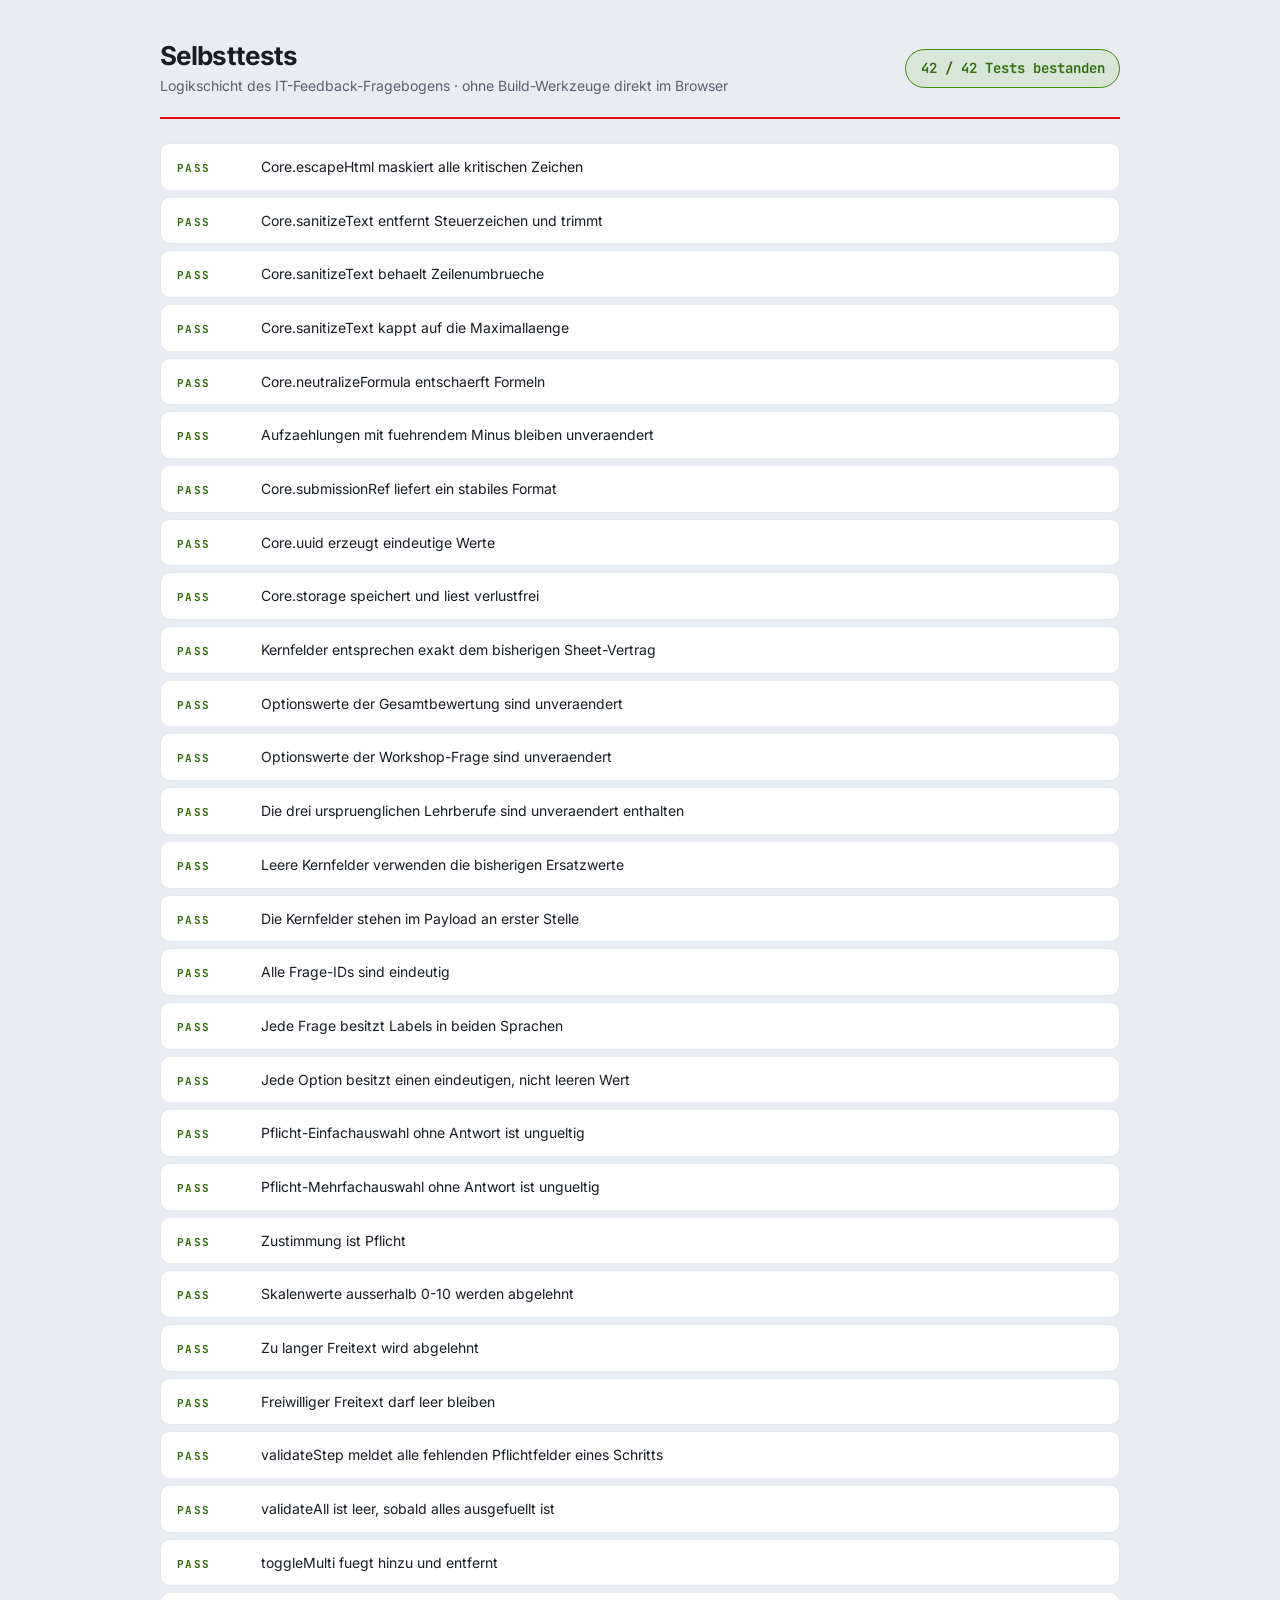
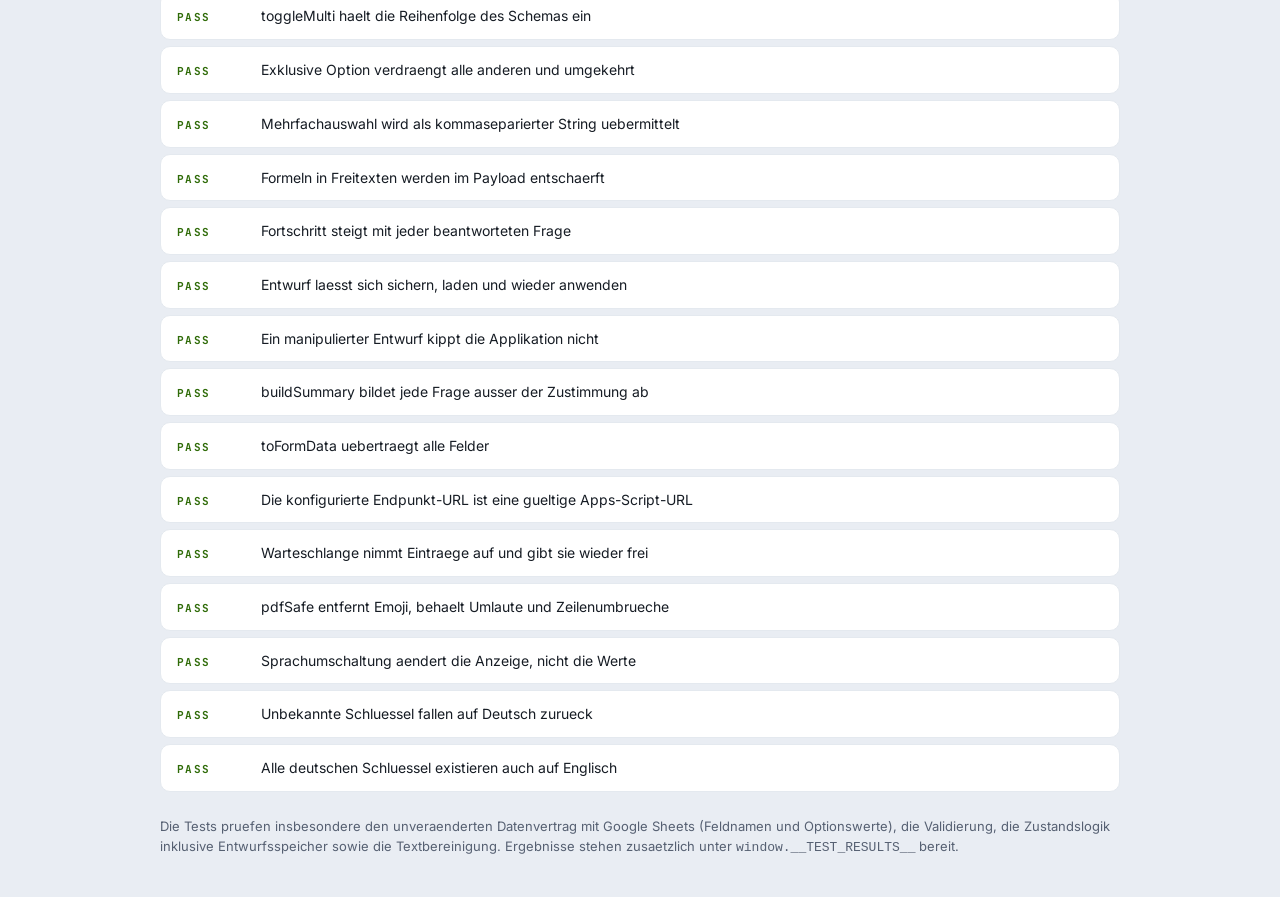
<file: tests/index.html>
<!DOCTYPE html>
<html lang="de-CH" data-theme="light">
<head>
  <meta charset="utf-8" />
  <meta name="viewport" content="width=device-width, initial-scale=1" />
  <title>Selbsttests · Bell IT Feedback</title>
  <meta name="robots" content="noindex" />

  <link rel="stylesheet" href="../assets/css/fonts.css" />
  <link rel="stylesheet" href="../assets/css/tokens.css" />
  <link rel="stylesheet" href="../assets/css/base.css" />

  <style>
    body {
      display: block;
      padding: var(--space-8) var(--space-5);
      background: var(--canvas);
    }
    .wrap { max-width: 60rem; margin: 0 auto; }

    header {
      display: flex;
      align-items: center;
      justify-content: space-between;
      gap: var(--space-4);
      flex-wrap: wrap;
      padding-bottom: var(--space-5);
      border-bottom: 2px solid var(--accent);
      margin-bottom: var(--space-6);
    }
    h1 { font-size: var(--fs-2xl); letter-spacing: -0.025em; }
    .sub { color: var(--text-muted); font-size: var(--fs-sm); margin-top: var(--space-1); }

    .summary {
      font-family: var(--font-mono);
      font-size: var(--fs-sm);
      font-weight: 600;
      padding: 0.5rem 0.9rem;
      border-radius: var(--radius-pill);
      border: 1px solid var(--border);
    }
    .summary--ok { background: var(--success-soft); color: var(--success-text); border-color: var(--success); }
    .summary--fail { background: var(--signal-danger-050); color: var(--signal-danger-500); border-color: var(--signal-danger-500); }

    .result {
      display: grid;
      grid-template-columns: 4.5rem minmax(0, 1fr);
      gap: var(--space-3);
      align-items: baseline;
      padding: var(--space-3) var(--space-4);
      border: 1px solid var(--border-subtle);
      border-radius: var(--radius-md);
      background: var(--surface);
      margin-bottom: 6px;
      font-size: var(--fs-sm);
    }
    .result--fail { border-color: var(--signal-danger-500); background: var(--signal-danger-050); }
    .result__badge {
      font-family: var(--font-mono);
      font-size: var(--fs-3xs);
      font-weight: 700;
      letter-spacing: var(--tracking-caps);
      color: var(--success-text);
    }
    .result--fail .result__badge { color: var(--signal-danger-500); }
    .result__msg {
      grid-column: 2;
      display: block;
      font-family: var(--font-mono);
      font-size: var(--fs-2xs);
      color: var(--signal-danger-500);
      margin-top: 0.35rem;
      white-space: pre-wrap;
    }
    .note {
      margin-top: var(--space-6);
      font-size: var(--fs-xs);
      color: var(--text-muted);
    }
  </style>
</head>
<body>
  <div class="wrap">
    <header>
      <div>
        <h1>Selbsttests</h1>
        <p class="sub">Logikschicht des IT-Feedback-Fragebogens · ohne Build-Werkzeuge direkt im Browser</p>
      </div>
      <span class="summary" id="summary">läuft …</span>
    </header>

    <ul id="results"></ul>

    <p class="note">
      Die Tests pruefen insbesondere den unveraenderten Datenvertrag mit Google Sheets
      (Feldnamen und Optionswerte), die Validierung, die Zustandslogik inklusive
      Entwurfsspeicher sowie die Textbereinigung. Ergebnisse stehen zusaetzlich unter
      <code>window.__TEST_RESULTS__</code> bereit.
    </p>
  </div>

  <script src="../assets/js/core.js"></script>
  <script src="../assets/js/config.js"></script>
  <script src="../assets/js/i18n.js"></script>
  <script src="../assets/js/schema.js"></script>
  <script src="../assets/js/validation.js"></script>
  <script src="../assets/js/state.js"></script>
  <script src="../assets/js/render.js"></script>
  <script src="../assets/js/transport.js"></script>
  <script src="../assets/js/export.js"></script>
  <script src="tests.js"></script>
</body>
</html>
</file>
<file: assets/css/fonts.css>
/* =============================================================================
   fonts.css — lokal gehostete Schriften
   -----------------------------------------------------------------------------
   Inter (UI) und JetBrains Mono (technische Angaben) liegen als woff2 im
   Repository. Damit stellt die Seite keine Anfragen an Dritte (Datenschutz)
   und rendert auch in abgeschotteten Firmennetzen und offline korrekt.

   Quelle: Google Fonts, Lizenz SIL Open Font License 1.1 (siehe LICENSE-Hinweis
   in assets/fonts/README.txt). Nur die Subsets latin und latin-ext.
============================================================================= */

/* latin-ext */
@font-face {
  font-family: 'Inter';
  font-style: normal;
  font-weight: 300 800;
  font-display: swap;
  src: url(../fonts/inter-latin-ext.woff2) format('woff2');
  unicode-range: U+0100-02BA, U+02BD-02C5, U+02C7-02CC, U+02CE-02D7, U+02DD-02FF, U+0304, U+0308, U+0329, U+1D00-1DBF, U+1E00-1E9F, U+1EF2-1EFF, U+2020, U+20A0-20AB, U+20AD-20C0, U+2113, U+2C60-2C7F, U+A720-A7FF;
}

/* latin */
@font-face {
  font-family: 'Inter';
  font-style: normal;
  font-weight: 300 800;
  font-display: swap;
  src: url(../fonts/inter-latin.woff2) format('woff2');
  unicode-range: U+0000-00FF, U+0131, U+0152-0153, U+02BB-02BC, U+02C6, U+02DA, U+02DC, U+0304, U+0308, U+0329, U+2000-206F, U+20AC, U+2122, U+2191, U+2193, U+2212, U+2215, U+FEFF, U+FFFD;
}

/* latin-ext */
@font-face {
  font-family: 'JetBrains Mono';
  font-style: normal;
  font-weight: 400 700;
  font-display: swap;
  src: url(../fonts/jetbrains-mono-latin-ext.woff2) format('woff2');
  unicode-range: U+0100-02BA, U+02BD-02C5, U+02C7-02CC, U+02CE-02D7, U+02DD-02FF, U+0304, U+0308, U+0329, U+1D00-1DBF, U+1E00-1E9F, U+1EF2-1EFF, U+2020, U+20A0-20AB, U+20AD-20C0, U+2113, U+2C60-2C7F, U+A720-A7FF;
}

/* latin */
@font-face {
  font-family: 'JetBrains Mono';
  font-style: normal;
  font-weight: 400 700;
  font-display: swap;
  src: url(../fonts/jetbrains-mono-latin.woff2) format('woff2');
  unicode-range: U+0000-00FF, U+0131, U+0152-0153, U+02BB-02BC, U+02C6, U+02DA, U+02DC, U+0304, U+0308, U+0329, U+2000-206F, U+20AC, U+2122, U+2191, U+2193, U+2212, U+2215, U+FEFF, U+FFFD;
}
</file>
<file: assets/css/tokens.css>
/* =============================================================================
   Bell IT · Feedback Platform — Design Tokens
   -----------------------------------------------------------------------------
   Einzige Quelle der Wahrheit fuer Farben, Typografie, Abstaende, Radien,
   Schatten und Bewegung. Komponenten greifen ausschliesslich auf Tokens zu –
   niemals auf Rohwerte.

   Farbherkunft: direkt aus dem Bell-Logo abgetastet
     Logo-Rot   #FE0000  ->  --brand-red-400
     Logo-Gruen #51B401  ->  --brand-green-500
   Fuer Text-/UI-Kontraste (WCAG 2.1 AA) werden abgedunkelte Varianten genutzt.
============================================================================= */

:root {
  color-scheme: light dark;

  /* ---------------------------------------------------------------- Marke */
  --brand-red-400: #fe0000;   /* Logo-Rot, nur fuer Verlaeufe/Glows        */
  --brand-red-500: #e30613;   /* Primaeres UI-Rot, AA auf Weiss (4.9:1)    */
  --brand-red-600: #c1050f;   /* Hover / gedrueckt                          */
  --brand-red-700: #97030c;   /* Aktiv / Text auf hellen Flaechen           */

  --brand-green-400: #6fd31a;
  --brand-green-500: #51b401; /* Logo-Gruen                                 */
  --brand-green-600: #3e8c01;
  --brand-green-700: #2f6b08; /* AA auf Weiss (6.5:1)                       */

  /* Neutrale Graustufen (kuehl, leicht blaustichig = technisch) */
  --grey-0:   #ffffff;
  --grey-25:  #fafbfc;
  --grey-50:  #f4f6f9;
  --grey-100: #eef1f5;
  --grey-150: #e4e9ef;
  --grey-200: #dce3eb;
  --grey-300: #c7d1dc;
  --grey-400: #a4b1c0;
  --grey-500: #7b8798;
  --grey-600: #566072;
  --grey-700: #3b4453;
  --grey-800: #232b36;
  --grey-900: #161c24;
  --grey-950: #0b0e12;

  /* Signalfarben (bewusst NICHT das Markenrot, um Verwechslung zu vermeiden) */
  --signal-amber-500: #d97706;
  --signal-amber-050: #fff7ed;
  --signal-danger-500: #d12118;
  --signal-danger-050: #fef2f2;
  --signal-success-500: var(--brand-green-600);
  --signal-success-050: #f2fbe9;

  /* ------------------------------------------------------- Semantik: hell */
  --canvas:            #e9edf3;
  --canvas-grid:       rgba(35, 43, 54, 0.055);
  --surface:           var(--grey-0);
  --surface-raised:    var(--grey-0);
  --surface-sunken:    var(--grey-50);
  --surface-muted:     var(--grey-100);
  --surface-inverse:   var(--grey-950);
  --surface-overlay:   rgba(255, 255, 255, 0.86);

  --border:            var(--grey-200);
  --border-strong:     var(--grey-300);
  --border-subtle:     var(--grey-150);

  --text:              var(--grey-900);
  --text-muted:        var(--grey-600);
  --text-subtle:       #6b7787;  /* AA auf Weiss: 4.55:1 */
  --text-inverse:      var(--grey-0);
  --text-brand:        var(--brand-red-500);
  --text-success:      var(--brand-green-700);

  --accent:            var(--brand-red-500);
  --accent-hover:      var(--brand-red-600);
  --accent-contrast:   #ffffff;
  --accent-soft:       rgba(227, 6, 19, 0.08);
  --accent-soft-hover: rgba(227, 6, 19, 0.13);
  --accent-ring:       rgba(227, 6, 19, 0.22);

  --success:           var(--brand-green-600);
  --success-soft:      rgba(81, 180, 1, 0.12);
  --success-text:      var(--brand-green-700);

  --focus-ring:        rgba(227, 6, 19, 0.35);
  --focus-ring-width:  3px;

  /* Rail: in beiden Themes dunkel – der Marken-Anker der Applikation */
  --rail-bg:           #0d1116;
  --rail-bg-2:         #151b22;
  --rail-border:       rgba(255, 255, 255, 0.09);
  --rail-text:         #e9eef4;
  --rail-text-muted:   #93a1b1;

  /* Terminal / Log-Konsole */
  --term-bg:           #0c1015;
  --term-border:       rgba(255, 255, 255, 0.1);
  --term-text:         #cfd8e3;
  --term-dim:          #6c7a89;
  --term-green:        #7fdc36;
  --term-red:          #ff6a60;
  --term-amber:        #f0b429;
  --term-cyan:         #55c7d6;

  /* ------------------------------------------------------------ Typografie */
  --font-sans: 'Inter', -apple-system, BlinkMacSystemFont, 'Segoe UI', Roboto,
               'Helvetica Neue', Arial, 'Noto Sans', sans-serif;
  --font-mono: 'JetBrains Mono', ui-monospace, SFMono-Regular, 'SF Mono',
               Menlo, Consolas, 'Liberation Mono', monospace;

  --fs-3xs: 0.6875rem; /* 11 */
  --fs-2xs: 0.75rem;   /* 12 */
  --fs-xs:  0.8125rem; /* 13 */
  --fs-sm:  0.875rem;  /* 14 */
  --fs-md:  0.9375rem; /* 15 */
  --fs-base:1rem;      /* 16 */
  --fs-lg:  1.125rem;  /* 18 */
  --fs-xl:  1.3125rem; /* 21 */
  --fs-2xl: 1.625rem;  /* 26 */
  --fs-3xl: 2rem;      /* 32 */

  --lh-tight: 1.2;
  --lh-snug:  1.35;
  --lh-base:  1.55;

  --tracking-caps: 0.12em;
  --tracking-mono: 0.02em;

  /* --------------------------------------------------------------- Raster */
  --space-1: 0.25rem;
  --space-2: 0.5rem;
  --space-3: 0.75rem;
  --space-4: 1rem;
  --space-5: 1.25rem;
  --space-6: 1.5rem;
  --space-7: 2rem;
  --space-8: 2.5rem;
  --space-9: 3rem;
  --space-10: 4rem;

  --radius-xs: 4px;
  --radius-sm: 7px;
  --radius-md: 10px;
  --radius-lg: 14px;
  --radius-xl: 20px;
  --radius-pill: 999px;

  /* -------------------------------------------------------------- Schatten */
  --shadow-xs: 0 1px 2px rgba(16, 24, 32, 0.06);
  --shadow-sm: 0 1px 3px rgba(16, 24, 32, 0.08), 0 1px 2px rgba(16, 24, 32, 0.04);
  --shadow-md: 0 6px 16px -4px rgba(16, 24, 32, 0.12), 0 2px 6px -2px rgba(16, 24, 32, 0.07);
  --shadow-lg: 0 18px 40px -12px rgba(16, 24, 32, 0.22), 0 6px 14px -6px rgba(16, 24, 32, 0.1);
  --shadow-xl: 0 32px 70px -24px rgba(11, 14, 18, 0.35);
  --shadow-accent: 0 8px 24px -8px rgba(227, 6, 19, 0.45);

  /* -------------------------------------------------------------- Bewegung */
  --ease-out: cubic-bezier(0.22, 1, 0.36, 1);
  --ease-in-out: cubic-bezier(0.65, 0, 0.35, 1);
  --ease-spring: cubic-bezier(0.34, 1.56, 0.64, 1);
  --dur-1: 120ms;
  --dur-2: 180ms;
  --dur-3: 260ms;
  --dur-4: 420ms;

  /* ----------------------------------------------------------------- Layer */
  --z-scene: 0;
  --z-base: 1;
  --z-sticky: 20;
  --z-rail: 30;
  --z-overlay: 60;
  --z-toast: 80;

  --rail-width: 19rem;
  --content-max: 46rem;
}

/* ============================================================ Dunkles Theme */
:root[data-theme='dark'] {
  --canvas:          #070a0d;
  --canvas-grid:     rgba(148, 176, 205, 0.05);
  --surface:         #11161c;
  --surface-raised:  #161d24;
  --surface-sunken:  #0d1218;
  --surface-muted:   #1a222b;
  --surface-inverse: #f4f6f9;
  --surface-overlay: rgba(17, 22, 28, 0.9);

  --border:          #253039;
  --border-strong:   #35434f;
  --border-subtle:   #1c252d;

  --text:            #e6edf3;
  --text-muted:      #a3b1bf;
  --text-subtle:     #7f8d9b;
  --text-inverse:    #0b0e12;
  --text-brand:      #ff5147;
  --text-success:    var(--brand-green-400);

  --accent:            #ec1b26;
  --accent-hover:      #ff3a33;
  --accent-contrast:   #ffffff;
  --accent-soft:       rgba(255, 65, 58, 0.14);
  --accent-soft-hover: rgba(255, 65, 58, 0.2);
  --accent-ring:       rgba(255, 65, 58, 0.3);

  --success:      var(--brand-green-400);
  --success-soft: rgba(111, 211, 26, 0.16);
  --success-text: var(--brand-green-400);

  --signal-amber-050:  rgba(217, 119, 6, 0.14);
  --signal-danger-050: rgba(209, 33, 24, 0.16);
  --signal-danger-500: #ff6a60;
  --signal-amber-500:  #f0b429;
  --signal-success-050: rgba(81, 180, 1, 0.14);

  --focus-ring: rgba(255, 90, 82, 0.45);

  --rail-bg:     #0a0e13;
  --rail-bg-2:   #10161d;
  --rail-border: rgba(255, 255, 255, 0.07);

  --shadow-xs: 0 1px 2px rgba(0, 0, 0, 0.5);
  --shadow-sm: 0 1px 3px rgba(0, 0, 0, 0.55);
  --shadow-md: 0 6px 18px -6px rgba(0, 0, 0, 0.7);
  --shadow-lg: 0 20px 44px -16px rgba(0, 0, 0, 0.8);
  --shadow-xl: 0 34px 80px -28px rgba(0, 0, 0, 0.9);
  --shadow-accent: 0 8px 26px -10px rgba(255, 58, 51, 0.5);
}

/* Systempraeferenz, solange der Nutzer nichts explizit gewaehlt hat */
@media (prefers-color-scheme: dark) {
  :root:not([data-theme='light']) {
    --canvas:          #070a0d;
    --canvas-grid:     rgba(148, 176, 205, 0.05);
    --surface:         #11161c;
    --surface-raised:  #161d24;
    --surface-sunken:  #0d1218;
    --surface-muted:   #1a222b;
    --surface-inverse: #f4f6f9;
    --surface-overlay: rgba(17, 22, 28, 0.9);

    --border:          #253039;
    --border-strong:   #35434f;
    --border-subtle:   #1c252d;

    --text:            #e6edf3;
    --text-muted:      #a3b1bf;
    --text-subtle:     #7f8d9b;
    --text-inverse:    #0b0e12;
    --text-brand:      #ff5147;
    --text-success:    var(--brand-green-400);

    --accent:            #ec1b26;
    --accent-hover:      #ff3a33;
    --accent-soft:       rgba(255, 65, 58, 0.14);
    --accent-soft-hover: rgba(255, 65, 58, 0.2);
    --accent-ring:       rgba(255, 65, 58, 0.3);

    --success:      var(--brand-green-400);
    --success-soft: rgba(111, 211, 26, 0.16);
    --success-text: var(--brand-green-400);

    --signal-amber-050:  rgba(217, 119, 6, 0.14);
    --signal-danger-050: rgba(209, 33, 24, 0.16);
    --signal-danger-500: #ff6a60;
    --signal-amber-500:  #f0b429;
    --signal-success-050: rgba(81, 180, 1, 0.14);

    --focus-ring: rgba(255, 90, 82, 0.45);

    --rail-bg:     #0a0e13;
    --rail-bg-2:   #10161d;
    --rail-border: rgba(255, 255, 255, 0.07);

    --shadow-xs: 0 1px 2px rgba(0, 0, 0, 0.5);
    --shadow-sm: 0 1px 3px rgba(0, 0, 0, 0.55);
    --shadow-md: 0 6px 18px -6px rgba(0, 0, 0, 0.7);
    --shadow-lg: 0 20px 44px -16px rgba(0, 0, 0, 0.8);
    --shadow-xl: 0 34px 80px -28px rgba(0, 0, 0, 0.9);
    --shadow-accent: 0 8px 26px -10px rgba(255, 58, 51, 0.5);
  }
}
</file>
<file: assets/css/base.css>
/* =============================================================================
   Base — Reset, Typografie, Hintergrund-Szene, Utilities
============================================================================= */

*,
*::before,
*::after { box-sizing: border-box; }

html {
  -webkit-text-size-adjust: 100%;
  scroll-behavior: smooth;
}

body {
  margin: 0;
  min-height: 100vh;
  min-height: 100dvh;
  font-family: var(--font-sans);
  font-size: var(--fs-md);
  line-height: var(--lh-base);
  color: var(--text);
  background-color: var(--canvas);
  -webkit-font-smoothing: antialiased;
  -moz-osx-font-smoothing: grayscale;
  font-feature-settings: 'cv05' 1, 'ss03' 1, 'tnum' 0;
  overflow-x: hidden;
}

h1, h2, h3, h4, h5, p, figure, dl, dd { margin: 0; }
ul, ol { margin: 0; padding: 0; list-style: none; }
button, input, select, textarea { font: inherit; color: inherit; }
img, svg { display: block; max-width: 100%; }
a { color: var(--text-brand); text-underline-offset: 2px; }

h1, h2, h3, h4 { line-height: var(--lh-tight); font-weight: 700; letter-spacing: -0.015em; }

::selection {
  background: var(--accent-soft-hover);
  color: var(--text);
}

/* --------------------------------------------------------------- Scrollbar */
* { scrollbar-width: thin; scrollbar-color: var(--border-strong) transparent; }
*::-webkit-scrollbar { width: 10px; height: 10px; }
*::-webkit-scrollbar-track { background: transparent; }
*::-webkit-scrollbar-thumb {
  background: var(--border-strong);
  border: 3px solid transparent;
  background-clip: content-box;
  border-radius: var(--radius-pill);
}
*::-webkit-scrollbar-thumb:hover { background: var(--text-subtle); background-clip: content-box; }

/* ------------------------------------------------------------------- Fokus */
:where(a, button, input, textarea, select, [tabindex]):focus-visible {
  outline: var(--focus-ring-width) solid var(--focus-ring);
  outline-offset: 2px;
  border-radius: var(--radius-xs);
}

/* ============================================================ Hintergrund */
/* Blueprint-Raster + zwei Marken-Glows (Rot/Gruen) + Leiterbahn-Textur.
   Rein dekorativ, deshalb aria-hidden und pointer-events: none.            */
.scene {
  position: fixed;
  inset: 0;
  z-index: var(--z-scene);
  pointer-events: none;
  overflow: hidden;
}

.scene__grid {
  position: absolute;
  inset: -2px;
  background-image:
    linear-gradient(to right, var(--canvas-grid) 1px, transparent 1px),
    linear-gradient(to bottom, var(--canvas-grid) 1px, transparent 1px);
  background-size: 44px 44px;
  mask-image: radial-gradient(120% 90% at 50% 0%, #000 35%, transparent 100%);
  -webkit-mask-image: radial-gradient(120% 90% at 50% 0%, #000 35%, transparent 100%);
}

.scene__glow {
  position: absolute;
  border-radius: 50%;
  filter: blur(90px);
  opacity: 0.5;
  will-change: transform;
}

.scene__glow--red {
  top: -14rem;
  left: -10rem;
  width: 40rem;
  height: 40rem;
  background: radial-gradient(circle, rgba(254, 0, 0, 0.24), transparent 68%);
  animation: drift-a 26s var(--ease-in-out) infinite alternate;
}

.scene__glow--green {
  bottom: -18rem;
  right: -12rem;
  width: 44rem;
  height: 44rem;
  background: radial-gradient(circle, rgba(81, 180, 1, 0.2), transparent 68%);
  animation: drift-b 32s var(--ease-in-out) infinite alternate;
}

.scene__circuit {
  position: absolute;
  inset: 0;
  opacity: 0.5;
  color: var(--text-subtle);
}

@keyframes drift-a {
  from { transform: translate3d(0, 0, 0) scale(1); }
  to   { transform: translate3d(4rem, 3rem, 0) scale(1.12); }
}
@keyframes drift-b {
  from { transform: translate3d(0, 0, 0) scale(1.06); }
  to   { transform: translate3d(-5rem, -2rem, 0) scale(1); }
}

/* ============================================================== Utilities */
.visually-hidden {
  position: absolute !important;
  width: 1px; height: 1px;
  padding: 0; margin: -1px;
  overflow: hidden;
  clip: rect(0 0 0 0);
  clip-path: inset(50%);
  white-space: nowrap;
  border: 0;
}

.skip-link {
  position: absolute;
  left: var(--space-4);
  top: var(--space-4);
  z-index: var(--z-toast);
  transform: translateY(-200%);
  background: var(--accent);
  color: var(--accent-contrast);
  padding: var(--space-3) var(--space-5);
  border-radius: var(--radius-md);
  font-weight: 600;
  font-size: var(--fs-sm);
  text-decoration: none;
  box-shadow: var(--shadow-lg);
  transition: transform var(--dur-2) var(--ease-out);
}
.skip-link:focus { transform: translateY(0); }

.is-hidden { display: none !important; }

.mono {
  font-family: var(--font-mono);
  font-variant-ligatures: none;
  letter-spacing: var(--tracking-mono);
}

.eyebrow {
  font-family: var(--font-mono);
  font-size: var(--fs-3xs);
  font-weight: 500;
  letter-spacing: var(--tracking-caps);
  text-transform: uppercase;
  color: var(--text-subtle);
}

.noscript-banner {
  margin: var(--space-6) auto;
  max-width: var(--content-max);
  padding: var(--space-5);
  border: 1px solid var(--signal-amber-500);
  border-radius: var(--radius-lg);
  background: var(--signal-amber-050);
  color: var(--text);
  font-size: var(--fs-sm);
}

/* ================================================= Reduzierte Bewegung */
@media (prefers-reduced-motion: reduce) {
  html { scroll-behavior: auto; }
  *,
  *::before,
  *::after {
    animation-duration: 0.001ms !important;
    animation-iteration-count: 1 !important;
    transition-duration: 0.001ms !important;
    scroll-behavior: auto !important;
  }
}
</file>
